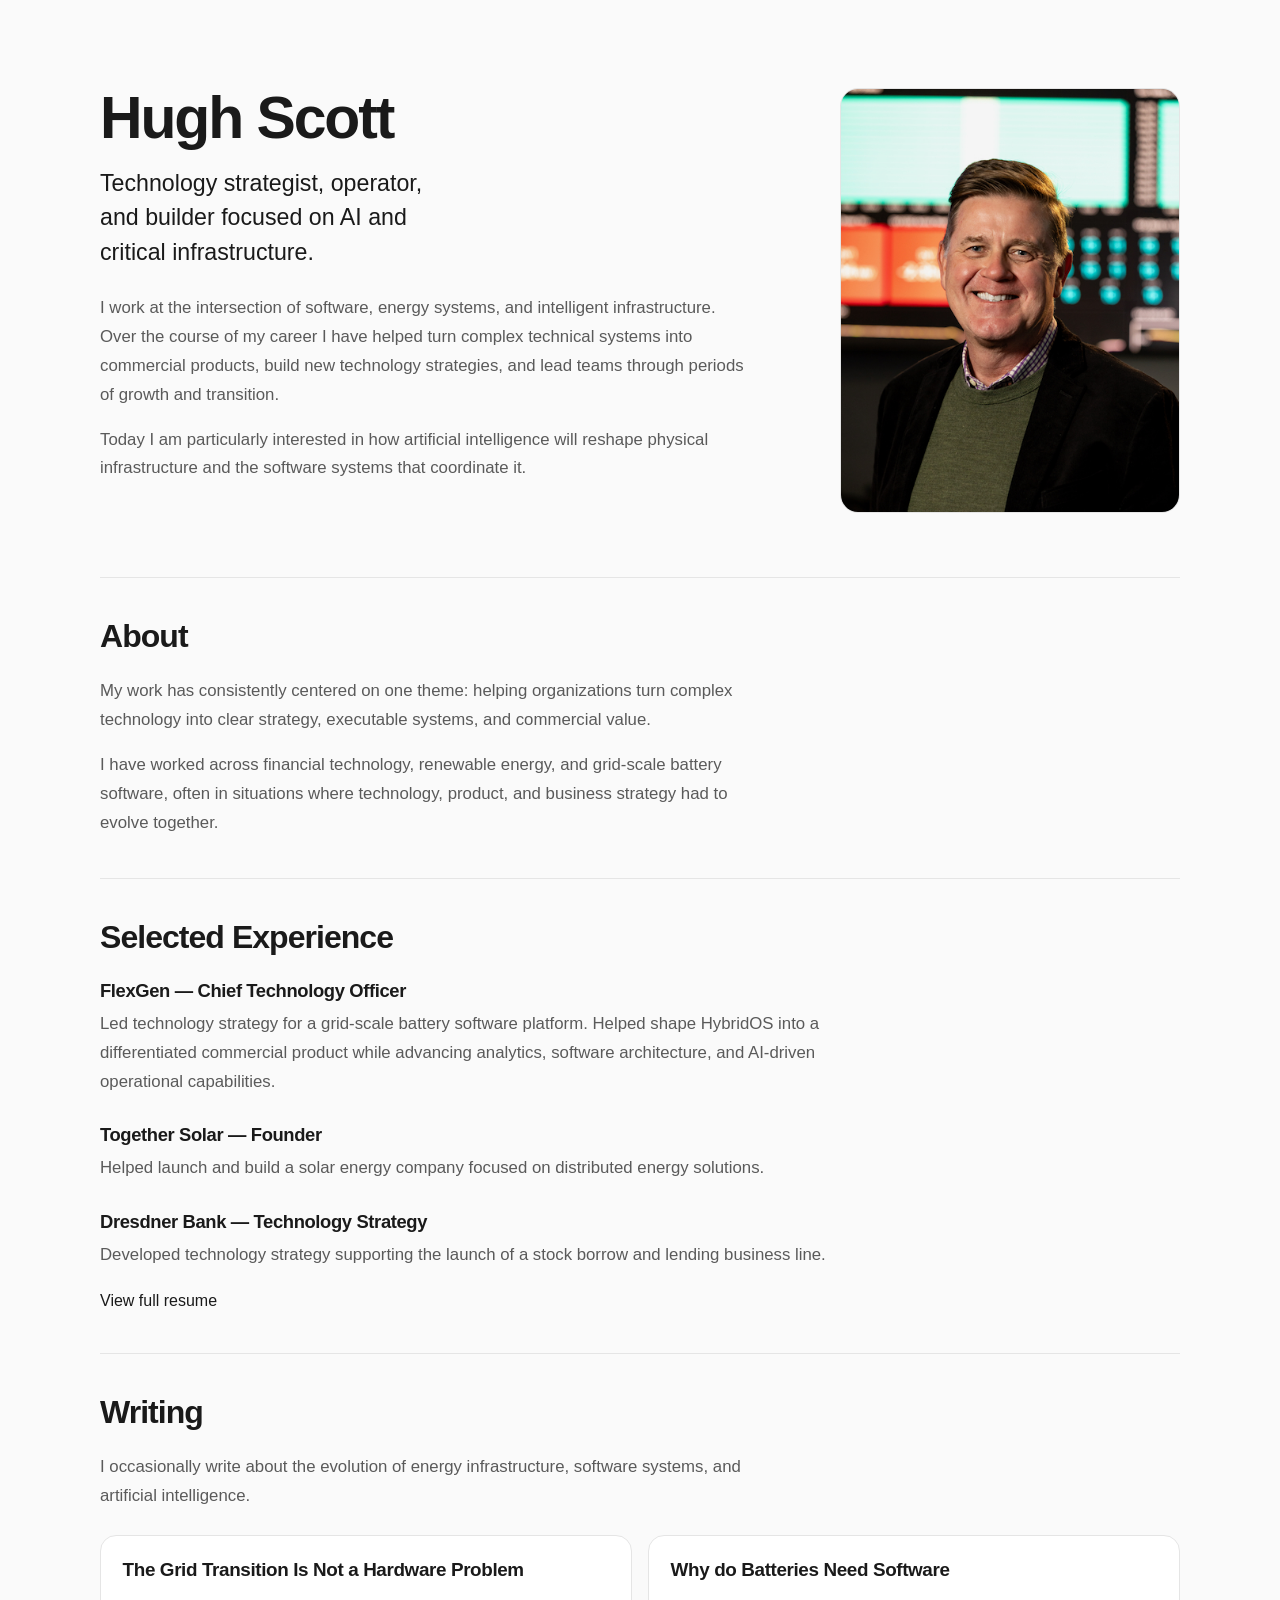
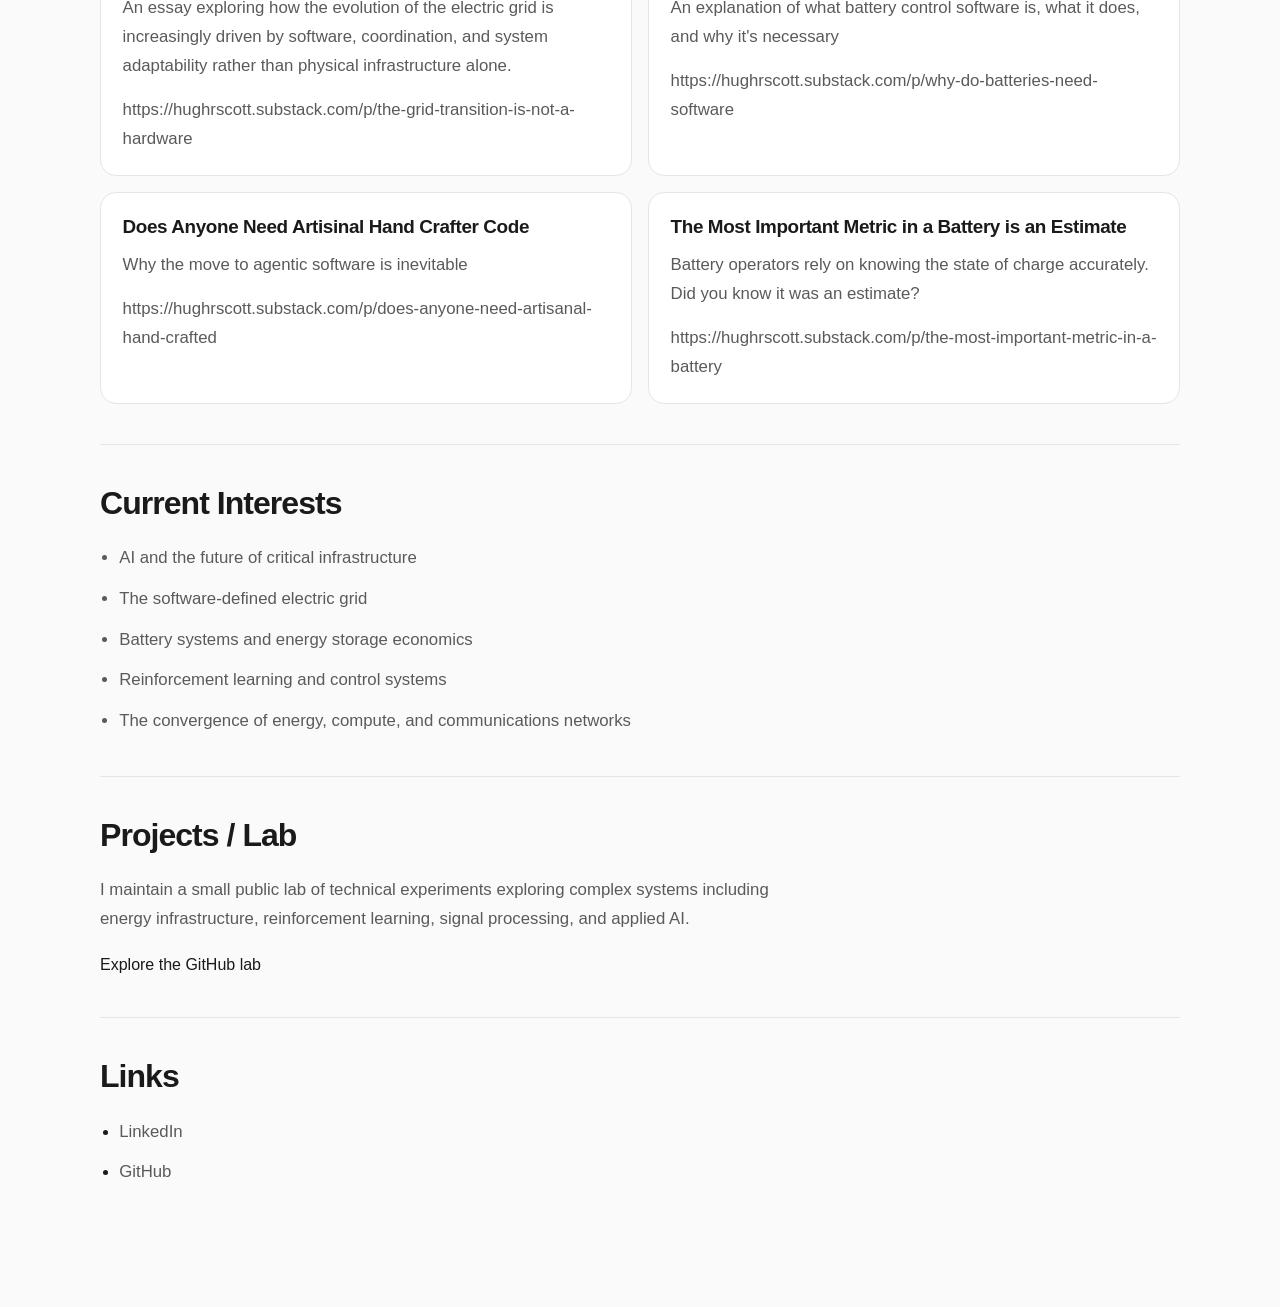
<file: hughrscott.github.io/index.html>
<!DOCTYPE html>
<html lang="en">
  <head>
    <meta charset="UTF-8" />
    <meta name="viewport" content="width=device-width, initial-scale=1.0" />
    <title>Hugh Scott</title>
    <meta
      name="description"
      content="Hugh Scott is a technology strategist and operator working at the intersection of AI, software, and critical infrastructure."
    />
    <link rel="stylesheet" href="./styles.css" />
  </head>
  <body>
    <div class="site-shell">
      <main class="site-main">
        <section class="hero" aria-labelledby="name">
          <div class="hero-copy">
            <h1 id="name"></h1>
            <p class="hero-headline" id="title"></p>
            <div id="hero-body" class="prose"></div>
          </div>
          <figure class="hero-image">
            <img id="portrait" alt="" />
          </figure>
        </section>

        <section class="section" aria-labelledby="about-heading">
          <div class="section-heading">
            <h2 id="about-heading">About</h2>
          </div>
          <div id="about-body" class="prose"></div>
        </section>

        <section class="section" aria-labelledby="experience-heading">
          <div class="section-heading">
            <h2 id="experience-heading">Selected Experience</h2>
          </div>
          <div id="experience-list" class="experience-list"></div>
          <p class="section-link" id="experience-link"></p>
        </section>

        <section class="section" aria-labelledby="writing-heading">
          <div class="section-heading">
            <h2 id="writing-heading">Writing</h2>
          </div>
          <div id="writing-body" class="prose"></div>
          <div id="writing-list" class="writing-grid"></div>
        </section>

        <section class="section" aria-labelledby="interests-heading">
          <div class="section-heading">
            <h2 id="interests-heading">Current Interests</h2>
          </div>
          <ul id="interests-list" class="bullet-list"></ul>
        </section>

        <section class="section" aria-labelledby="projects-heading">
          <div class="section-heading">
            <h2 id="projects-heading">Projects / Lab</h2>
          </div>
          <div id="projects-body" class="prose"></div>
          <p class="section-link" id="projects-link"></p>
        </section>

        <section class="section" aria-labelledby="links-heading">
          <div class="section-heading">
            <h2 id="links-heading">Links</h2>
          </div>
          <ul id="links-list" class="links-list"></ul>
        </section>
      </main>
    </div>

    <script src="./script.js"></script>
  </body>
</html>
</file>
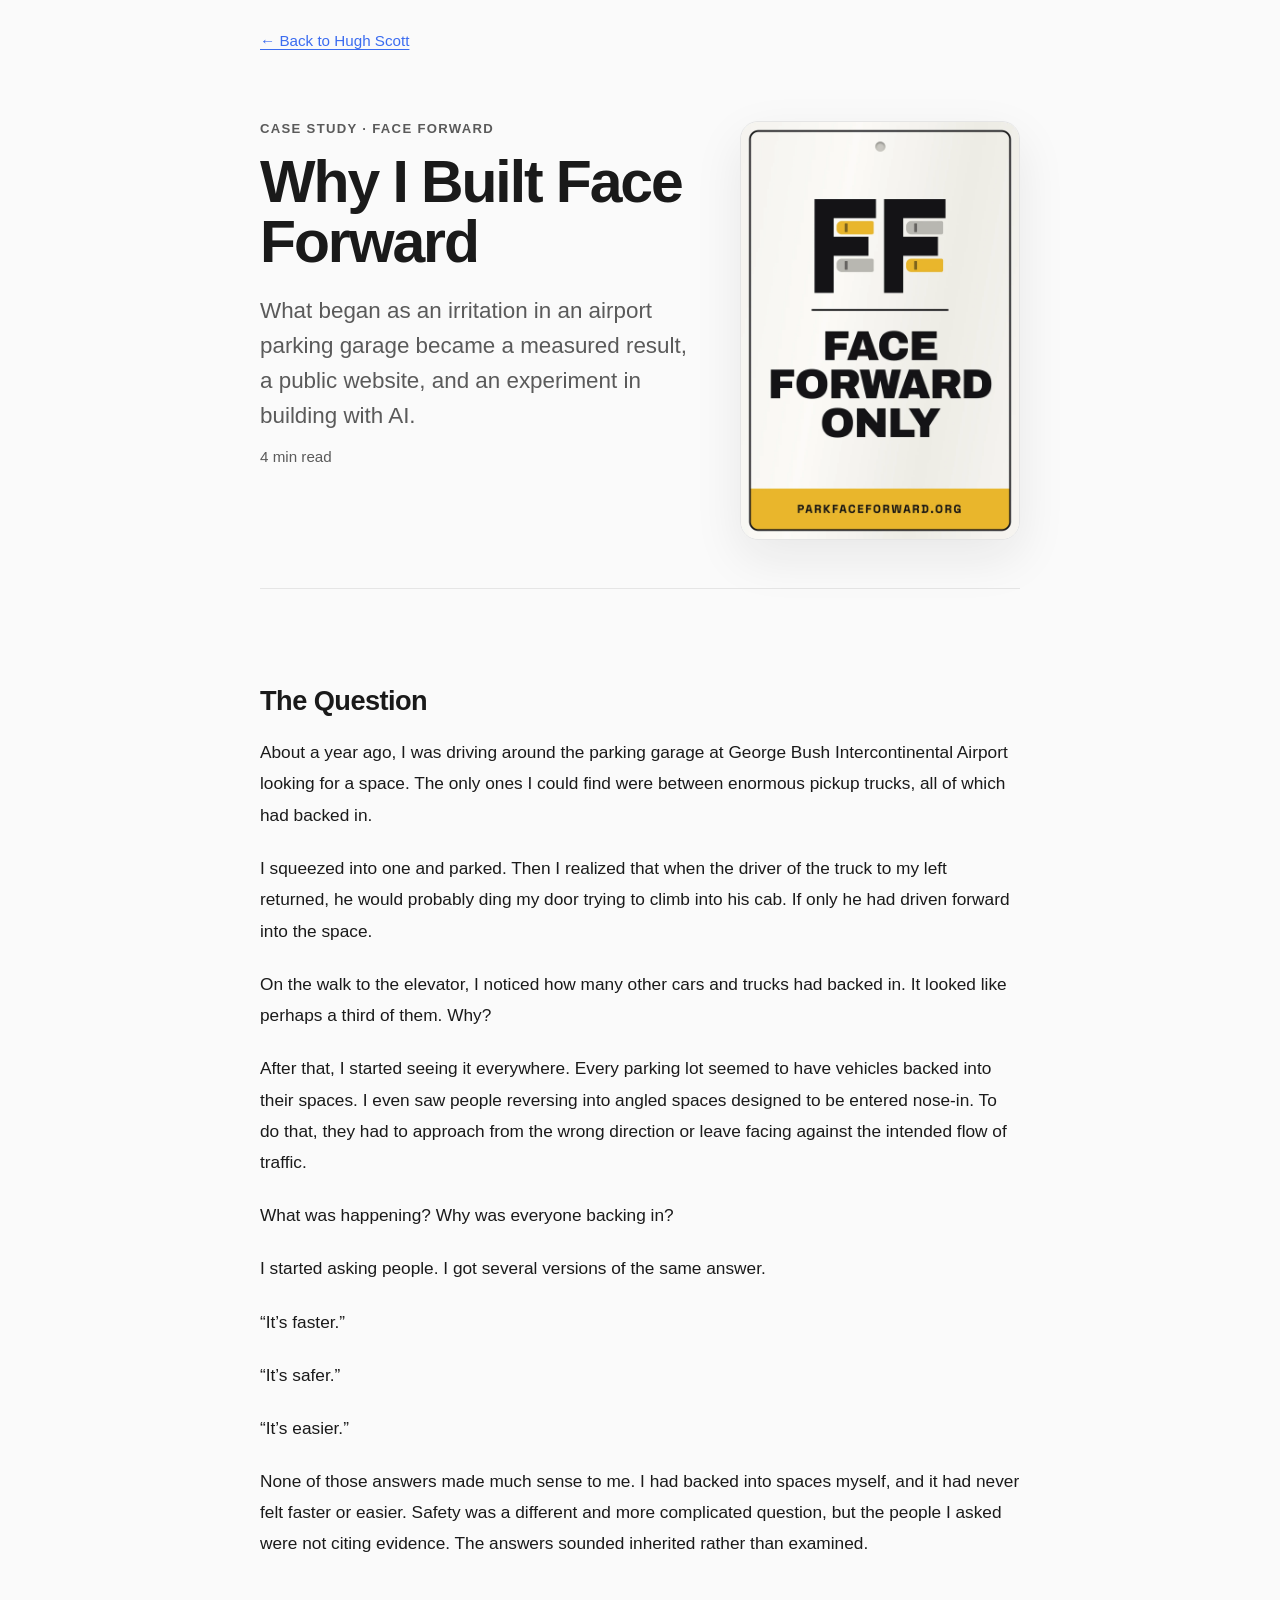
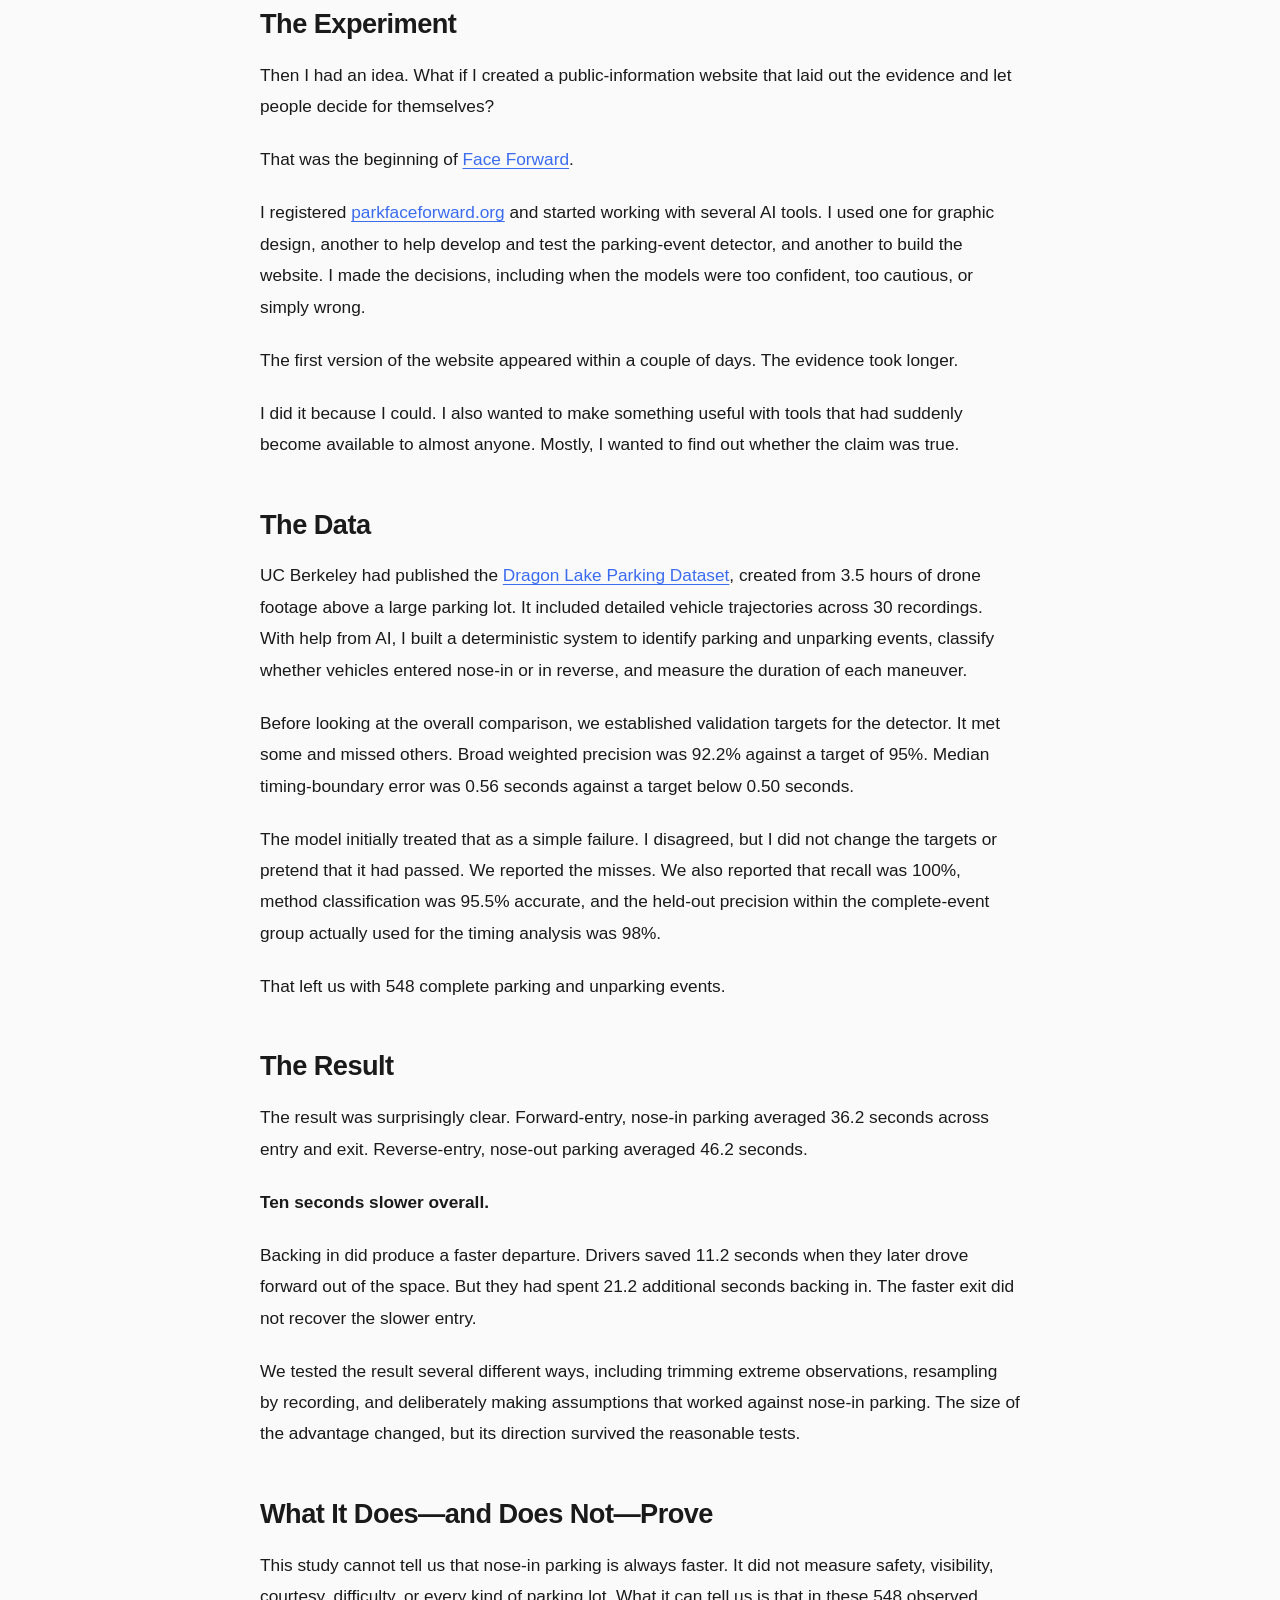
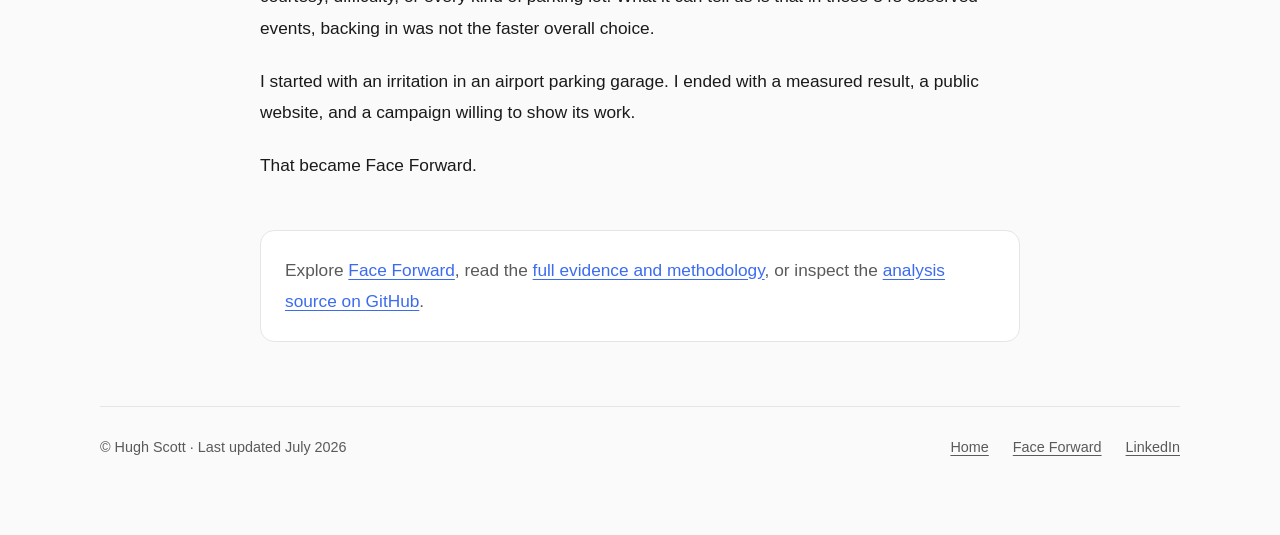
<file: face-forward.html>
<!DOCTYPE html>
<html lang="en">
  <head>
    <meta charset="UTF-8" />
    <meta name="viewport" content="width=device-width, initial-scale=1.0" />
    <title>Why I Built Face Forward — Hugh Scott</title>
    <meta
      name="description"
      content="How a question in an airport parking garage became Face Forward: an observed parking study, a public website, and an experiment in building with AI."
    />
    <link rel="icon" type="image/svg+xml" href="./favicon.svg" />

    <meta property="og:title" content="Why I Built Face Forward — Hugh Scott" />
    <meta
      property="og:description"
      content="How a question in an airport parking garage became an observed study, a public website, and an experiment in building with AI."
    />
    <meta
      property="og:image"
      content="https://parkfaceforward.org/assets/research/dlp-headline-card.png"
    />
    <meta property="og:url" content="https://hughrscott.com/face-forward.html" />
    <meta property="og:type" content="article" />
    <meta property="og:site_name" content="Hugh Scott" />

    <meta name="twitter:card" content="summary_large_image" />
    <meta name="twitter:title" content="Why I Built Face Forward — Hugh Scott" />
    <meta
      name="twitter:description"
      content="How a question in an airport parking garage became an observed study, a public website, and an experiment in building with AI."
    />
    <meta
      name="twitter:image"
      content="https://parkfaceforward.org/assets/research/dlp-headline-card.png"
    />

    <link rel="canonical" href="https://hughrscott.com/face-forward.html" />

    <script type="application/ld+json">
    {
      "@context": "https://schema.org",
      "@type": "Article",
      "headline": "Why I Built Face Forward",
      "description": "How a question in an airport parking garage became Face Forward: an observed parking study, a public website, and an experiment in building with AI.",
      "author": {
        "@type": "Person",
        "name": "Hugh Scott",
        "url": "https://hughrscott.com"
      },
      "mainEntityOfPage": "https://hughrscott.com/face-forward.html",
      "image": "https://parkfaceforward.org/assets/research/dlp-headline-card.png"
    }
    </script>

    <link rel="stylesheet" href="./styles.css" />
  </head>
  <body>
    <a class="skip-link" href="#main-content">Skip to main content</a>
    <div class="site-shell">
      <main id="main-content" class="article-main">
        <p class="back-link"><a href="./index.html#projects-heading">← Back to Hugh Scott</a></p>

        <header class="article-header">
          <div class="article-hero-copy">
            <p class="article-kicker">Case study · Face Forward</p>
            <h1>Why I Built Face Forward</h1>
            <p class="article-lede">
              What began as an irritation in an airport parking garage became a measured result, a public website, and an experiment in building with AI.
            </p>
            <p class="article-reading-time">4 min read</p>
          </div>
          <figure class="article-hero-image">
            <img
              src="./assets/images/faceforward-parking-sign.webp"
              alt="Face Forward Only parking sign with four cars parked nose-in"
              width="1200"
              height="1800"
              fetchpriority="high"
            />
          </figure>
        </header>

        <article class="article-body">
          <h2>The Question</h2>
          <p>
            About a year ago, I was driving around the parking garage at George Bush Intercontinental Airport looking for a space. The only ones I could find were between enormous pickup trucks, all of which had backed in.
          </p>

          <p>
            I squeezed into one and parked. Then I realized that when the driver of the truck to my left returned, he would probably ding my door trying to climb into his cab. If only he had driven forward into the space.
          </p>

          <p>
            On the walk to the elevator, I noticed how many other cars and trucks had backed in. It looked like perhaps a third of them. Why?
          </p>

          <p>
            After that, I started seeing it everywhere. Every parking lot seemed to have vehicles backed into their spaces. I even saw people reversing into angled spaces designed to be entered nose-in. To do that, they had to approach from the wrong direction or leave facing against the intended flow of traffic.
          </p>

          <p>What was happening? Why was everyone backing in?</p>

          <p>I started asking people. I got several versions of the same answer.</p>

          <p>“It’s faster.”</p>

          <p>“It’s safer.”</p>

          <p>“It’s easier.”</p>

          <p>
            None of those answers made much sense to me. I had backed into spaces myself, and it had never felt faster or easier. Safety was a different and more complicated question, but the people I asked were not citing evidence. The answers sounded inherited rather than examined.
          </p>

          <h2>The Experiment</h2>
          <p>
            Then I had an idea. What if I created a public-information website that laid out the evidence and let people decide for themselves?
          </p>

          <p>
            That was the beginning of <a href="https://parkfaceforward.org/">Face Forward</a>.
          </p>

          <p>
            I registered <a href="https://parkfaceforward.org/">parkfaceforward.org</a> and started working with several AI tools. I used one for graphic design, another to help develop and test the parking-event detector, and another to build the website. I made the decisions, including when the models were too confident, too cautious, or simply wrong.
          </p>

          <p>The first version of the website appeared within a couple of days. The evidence took longer.</p>

          <p>
            I did it because I could. I also wanted to make something useful with tools that had suddenly become available to almost anyone. Mostly, I wanted to find out whether the claim was true.
          </p>

          <h2>The Data</h2>
          <p>
            UC Berkeley had published the <a href="https://doi.org/10.5061/dryad.tht76hf5b">Dragon Lake Parking Dataset</a>, created from 3.5 hours of drone footage above a large parking lot. It included detailed vehicle trajectories across 30 recordings. With help from AI, I built a deterministic system to identify parking and unparking events, classify whether vehicles entered nose-in or in reverse, and measure the duration of each maneuver.
          </p>

          <p>
            Before looking at the overall comparison, we established validation targets for the detector. It met some and missed others. Broad weighted precision was 92.2% against a target of 95%. Median timing-boundary error was 0.56 seconds against a target below 0.50 seconds.
          </p>

          <p>
            The model initially treated that as a simple failure. I disagreed, but I did not change the targets or pretend that it had passed. We reported the misses. We also reported that recall was 100%, method classification was 95.5% accurate, and the held-out precision within the complete-event group actually used for the timing analysis was 98%.
          </p>

          <p>That left us with 548 complete parking and unparking events.</p>

          <h2>The Result</h2>
          <p>
            The result was surprisingly clear. Forward-entry, nose-in parking averaged 36.2 seconds across entry and exit. Reverse-entry, nose-out parking averaged 46.2 seconds.
          </p>

          <p><strong>Ten seconds slower overall.</strong></p>

          <p>
            Backing in did produce a faster departure. Drivers saved 11.2 seconds when they later drove forward out of the space. But they had spent 21.2 additional seconds backing in. The faster exit did not recover the slower entry.
          </p>

          <p>
            We tested the result several different ways, including trimming extreme observations, resampling by recording, and deliberately making assumptions that worked against nose-in parking. The size of the advantage changed, but its direction survived the reasonable tests.
          </p>

          <h2>What It Does—and Does Not—Prove</h2>
          <p>
            This study cannot tell us that nose-in parking is always faster. It did not measure safety, visibility, courtesy, difficulty, or every kind of parking lot. What it can tell us is that in these 548 observed events, backing in was not the faster overall choice.
          </p>

          <p>
            I started with an irritation in an airport parking garage. I ended with a measured result, a public website, and a campaign willing to show its work.
          </p>

          <p>That became Face Forward.</p>

          <aside class="article-endnote">
            <p>
              Explore <a href="https://parkfaceforward.org/">Face Forward</a>, read the <a href="https://parkfaceforward.org/research/">full evidence and methodology</a>, or inspect the <a href="https://github.com/hughrscott/face-forward">analysis source on GitHub</a>.
            </p>
          </aside>
        </article>
      </main>

      <footer class="site-footer">
        <p class="footer-copy">© Hugh Scott · Last updated July 2026</p>
        <nav class="footer-links" aria-label="Footer links">
          <a href="./index.html">Home</a>
          <a href="https://parkfaceforward.org/">Face Forward</a>
          <a href="https://www.linkedin.com/in/hughscott/" target="_blank" rel="noreferrer">LinkedIn</a>
        </nav>
      </footer>
    </div>
  </body>
</html>
</file>
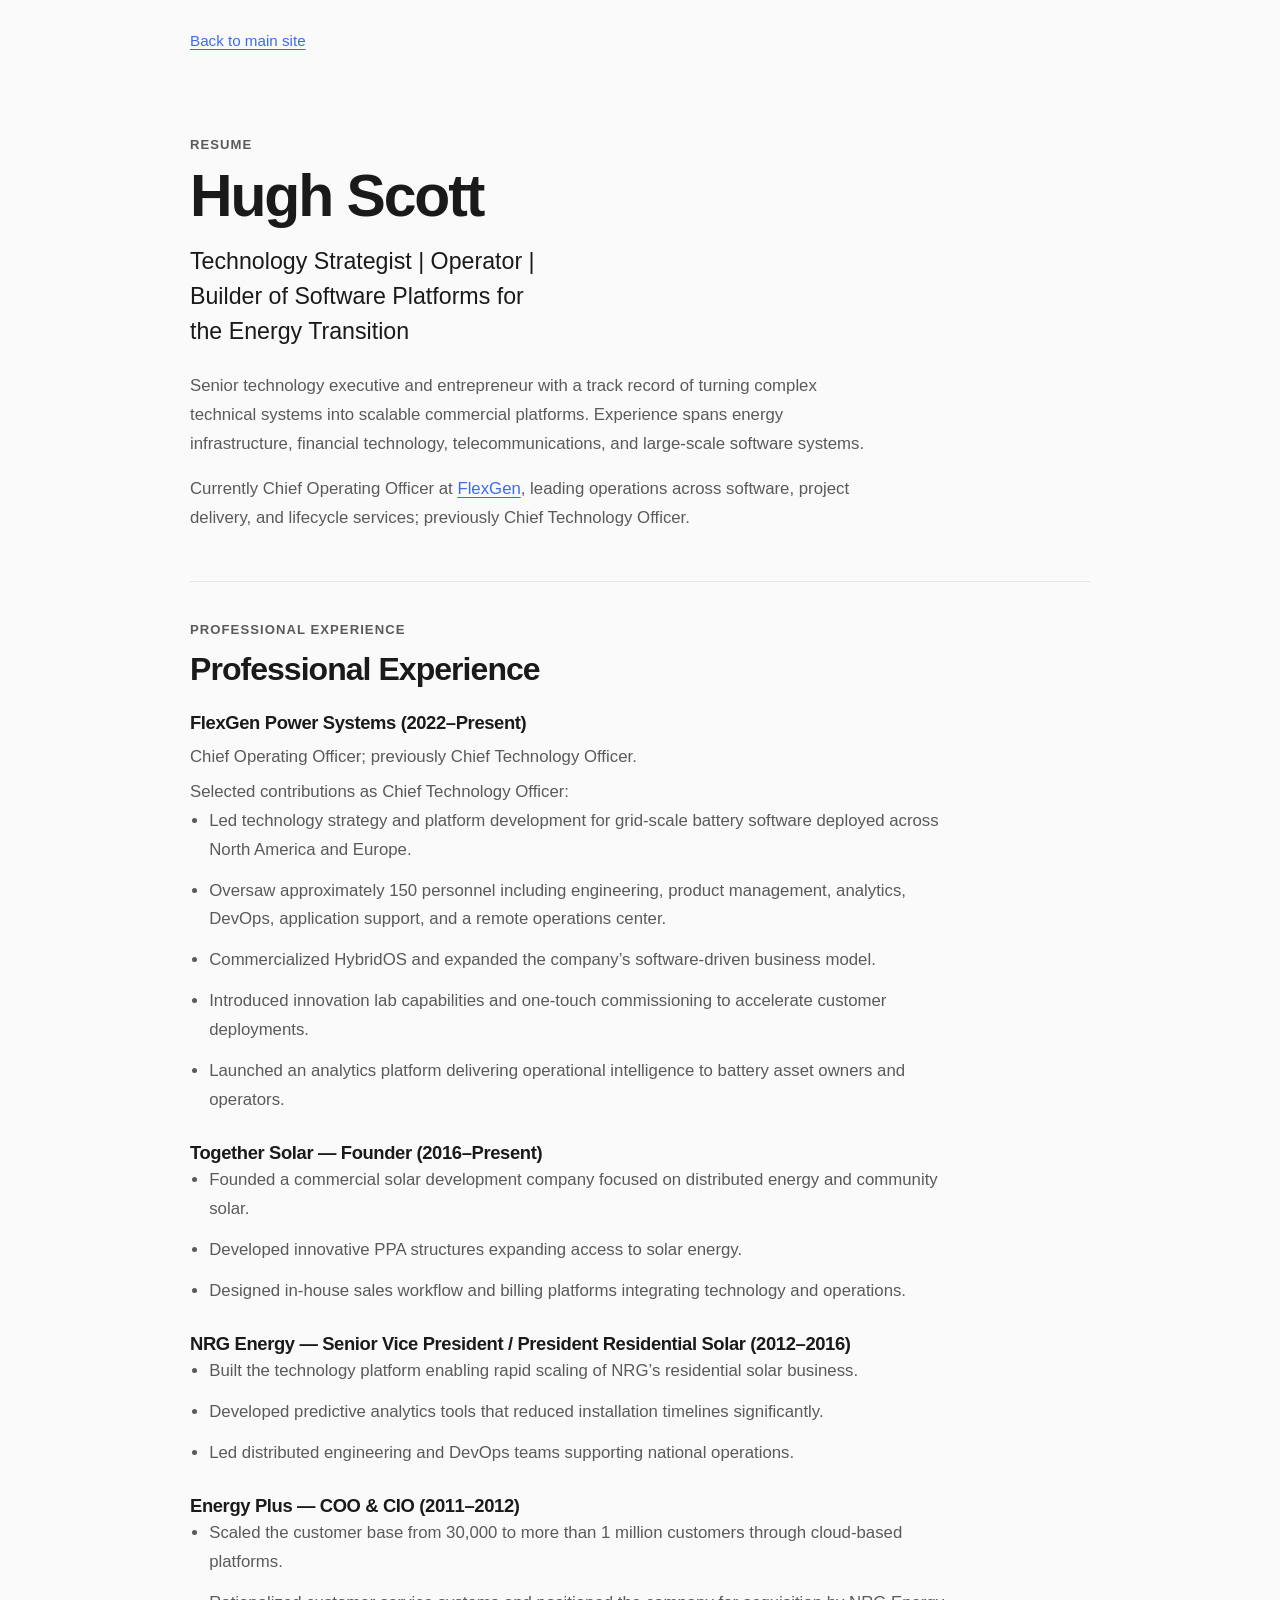
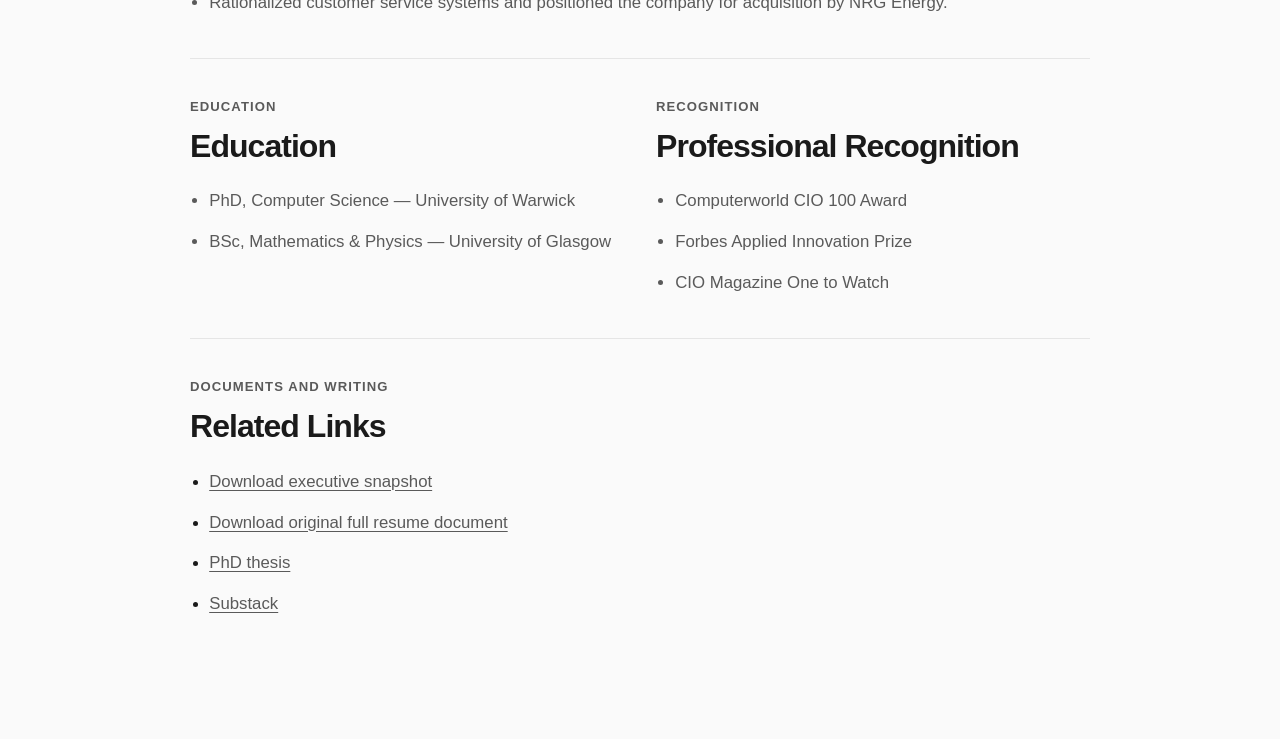
<file: resume.html>
<!DOCTYPE html>
<html lang="en">
  <head>
    <meta charset="UTF-8" />
    <meta name="viewport" content="width=device-width, initial-scale=1.0" />
    <title>Hugh Scott | Resume</title>
    <meta
      name="description"
      content="Resume for Hugh Scott, technology strategist and operator working across AI, software, and the energy transition."
    />
    <link rel="icon" type="image/svg+xml" href="./favicon.svg" />

    <!-- Open Graph -->
    <meta property="og:title" content="Hugh Scott | Resume" />
    <meta property="og:description" content="Resume for Hugh Scott, technology strategist and operator working across AI, software, and the energy transition." />
    <meta property="og:image" content="https://hughrscott.com/assets/images/HughPortrait.jpeg" />
    <meta property="og:url" content="https://hughrscott.com/resume.html" />
    <meta property="og:type" content="profile" />
    <meta property="og:site_name" content="Hugh Scott" />

    <!-- Twitter Card -->
    <meta name="twitter:card" content="summary_large_image" />
    <meta name="twitter:title" content="Hugh Scott | Resume" />
    <meta name="twitter:description" content="Resume for Hugh Scott, technology strategist and operator working across AI, software, and the energy transition." />
    <meta name="twitter:image" content="https://hughrscott.com/assets/images/HughPortrait.jpeg" />

    <!-- Canonical -->
    <link rel="canonical" href="https://hughrscott.com/resume.html" />

    <script type="application/ld+json">
    {
      "@context": "https://schema.org",
      "@type": "Person",
      "name": "Hugh Scott",
      "jobTitle": "Chief Operating Officer",
      "worksFor": {
        "@type": "Organization",
        "name": "FlexGen"
      },
      "url": "https://hughrscott.com/resume.html",
      "sameAs": [
        "https://www.linkedin.com/in/hughscott/",
        "https://github.com/hughrscott",
        "https://hughrscott.substack.com/"
      ]
    }
    </script>

    <link rel="stylesheet" href="./styles.css" />
  </head>
  <body>
    <a class="skip-link" href="#main-content">Skip to main content</a>
    <div class="site-shell">
      <main id="main-content" class="site-main resume-main">
        <p class="back-link"><a href="./index.html">Back to main site</a></p>

        <section class="hero resume-hero" aria-labelledby="resume-name">
          <div class="hero-copy">
            <p class="eyebrow">Resume</p>
            <h1 id="resume-name">Hugh Scott</h1>
            <p class="hero-headline">
              Technology Strategist | Operator | Builder of Software Platforms for the Energy Transition
            </p>
            <div class="prose">
              <p>
                Senior technology executive and entrepreneur with a track record of turning complex
                technical systems into scalable commercial platforms. Experience spans energy
                infrastructure, financial technology, telecommunications, and large-scale software
                systems.
              </p>
              <p>
                Currently Chief Operating Officer at <a href="https://www.flexgen.com/about">FlexGen</a>, leading operations across software, project delivery, and lifecycle services; previously Chief Technology Officer.
              </p>
            </div>
          </div>
        </section>

        <section class="section" aria-labelledby="experience-heading">
          <div class="section-heading">
            <p class="section-kicker">Professional Experience</p>
            <h2 id="experience-heading">Professional Experience</h2>
          </div>
          <div class="experience-list">
            <article class="experience-item">
              <h3 class="experience-heading">FlexGen Power Systems (2022–Present)</h3>
              <p class="experience-description">Chief Operating Officer; previously Chief Technology Officer.</p>
              <p class="experience-description">Selected contributions as Chief Technology Officer:</p>
              <ul class="bullet-list resume-list">
                <li>Led technology strategy and platform development for grid-scale battery software deployed across North America and Europe.</li>
                <li>Oversaw approximately 150 personnel including engineering, product management, analytics, DevOps, application support, and a remote operations center.</li>
                <li>Commercialized HybridOS and expanded the company’s software-driven business model.</li>
                <li>Introduced innovation lab capabilities and one-touch commissioning to accelerate customer deployments.</li>
                <li>Launched an analytics platform delivering operational intelligence to battery asset owners and operators.</li>
              </ul>
            </article>

            <article class="experience-item">
              <h3 class="experience-heading">Together Solar — Founder (2016–Present)</h3>
              <ul class="bullet-list resume-list">
                <li>Founded a commercial solar development company focused on distributed energy and community solar.</li>
                <li>Developed innovative PPA structures expanding access to solar energy.</li>
                <li>Designed in-house sales workflow and billing platforms integrating technology and operations.</li>
              </ul>
            </article>

            <article class="experience-item">
              <h3 class="experience-heading">NRG Energy — Senior Vice President / President Residential Solar (2012–2016)</h3>
              <ul class="bullet-list resume-list">
                <li>Built the technology platform enabling rapid scaling of NRG’s residential solar business.</li>
                <li>Developed predictive analytics tools that reduced installation timelines significantly.</li>
                <li>Led distributed engineering and DevOps teams supporting national operations.</li>
              </ul>
            </article>

            <article class="experience-item">
              <h3 class="experience-heading">Energy Plus — COO &amp; CIO (2011–2012)</h3>
              <ul class="bullet-list resume-list">
                <li>Scaled the customer base from 30,000 to more than 1 million customers through cloud-based platforms.</li>
                <li>Rationalized customer service systems and positioned the company for acquisition by NRG Energy.</li>
              </ul>
            </article>
          </div>
        </section>

        <section class="section resume-columns" aria-labelledby="education-heading">
          <div>
            <div class="section-heading">
              <p class="section-kicker">Education</p>
              <h2 id="education-heading">Education</h2>
            </div>
            <ul class="bullet-list resume-list">
              <li>PhD, Computer Science — University of Warwick</li>
              <li>BSc, Mathematics &amp; Physics — University of Glasgow</li>
            </ul>
          </div>

          <div>
            <div class="section-heading">
              <p class="section-kicker">Recognition</p>
              <h2 id="recognition-heading">Professional Recognition</h2>
            </div>
            <ul class="bullet-list resume-list">
              <li>Computerworld CIO 100 Award</li>
              <li>Forbes Applied Innovation Prize</li>
              <li>CIO Magazine One to Watch</li>
            </ul>
          </div>
        </section>

        <section class="section" aria-labelledby="resume-links-heading">
          <div class="section-heading">
            <p class="section-kicker">Documents and Writing</p>
            <h2 id="resume-links-heading">Related Links</h2>
          </div>
          <ul class="links-list">
            <li><a href="./assets/docs/Hugh_Scott_Executive_Snapshot.docx">Download executive snapshot</a></li>
            <li><a href="./assets/docs/Hugh_Scott_Full_Resume.docx">Download original full resume document</a></li>
            <li><a href="./assets/docs/Thesis.pdf">PhD thesis</a></li>
            <li><a href="https://hughrscott.substack.com" target="_blank" rel="noreferrer">Substack</a></li>
          </ul>
        </section>
      </main>
    </div>
  </body>
</html>
</file>
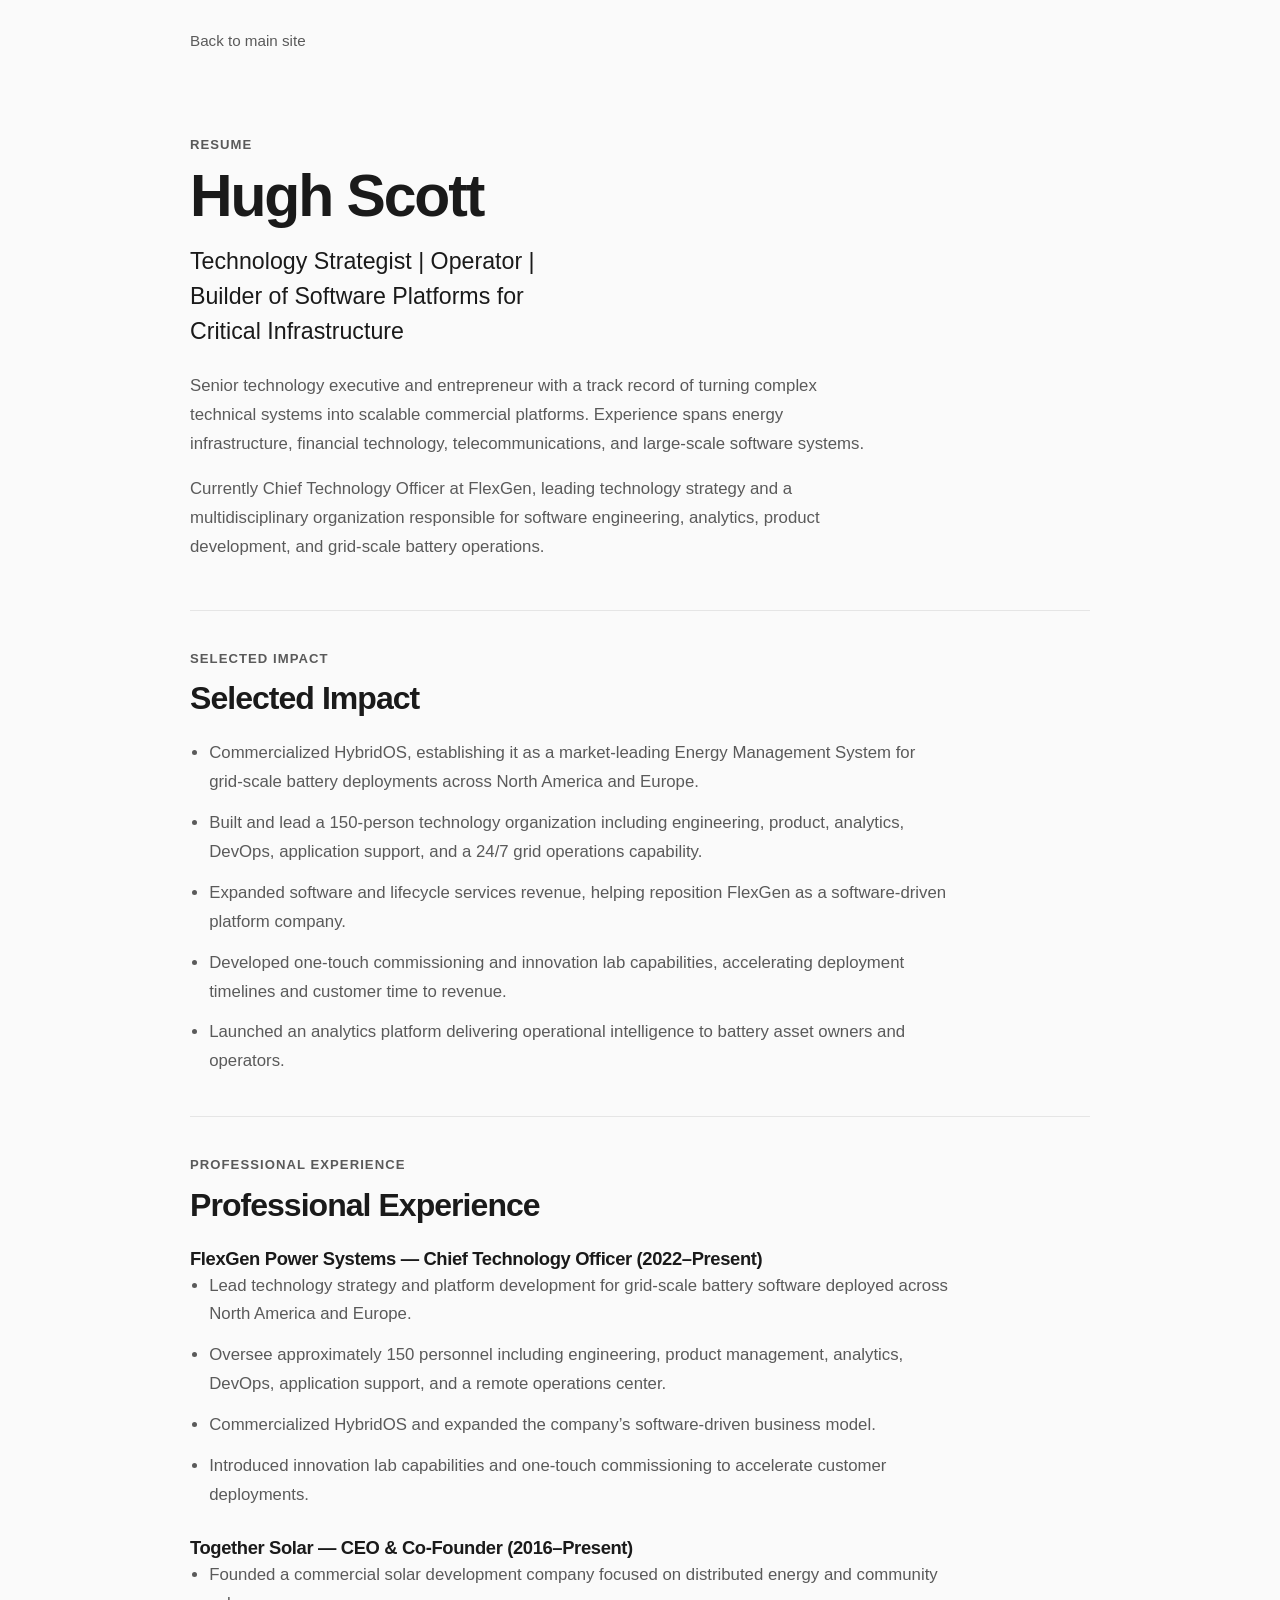
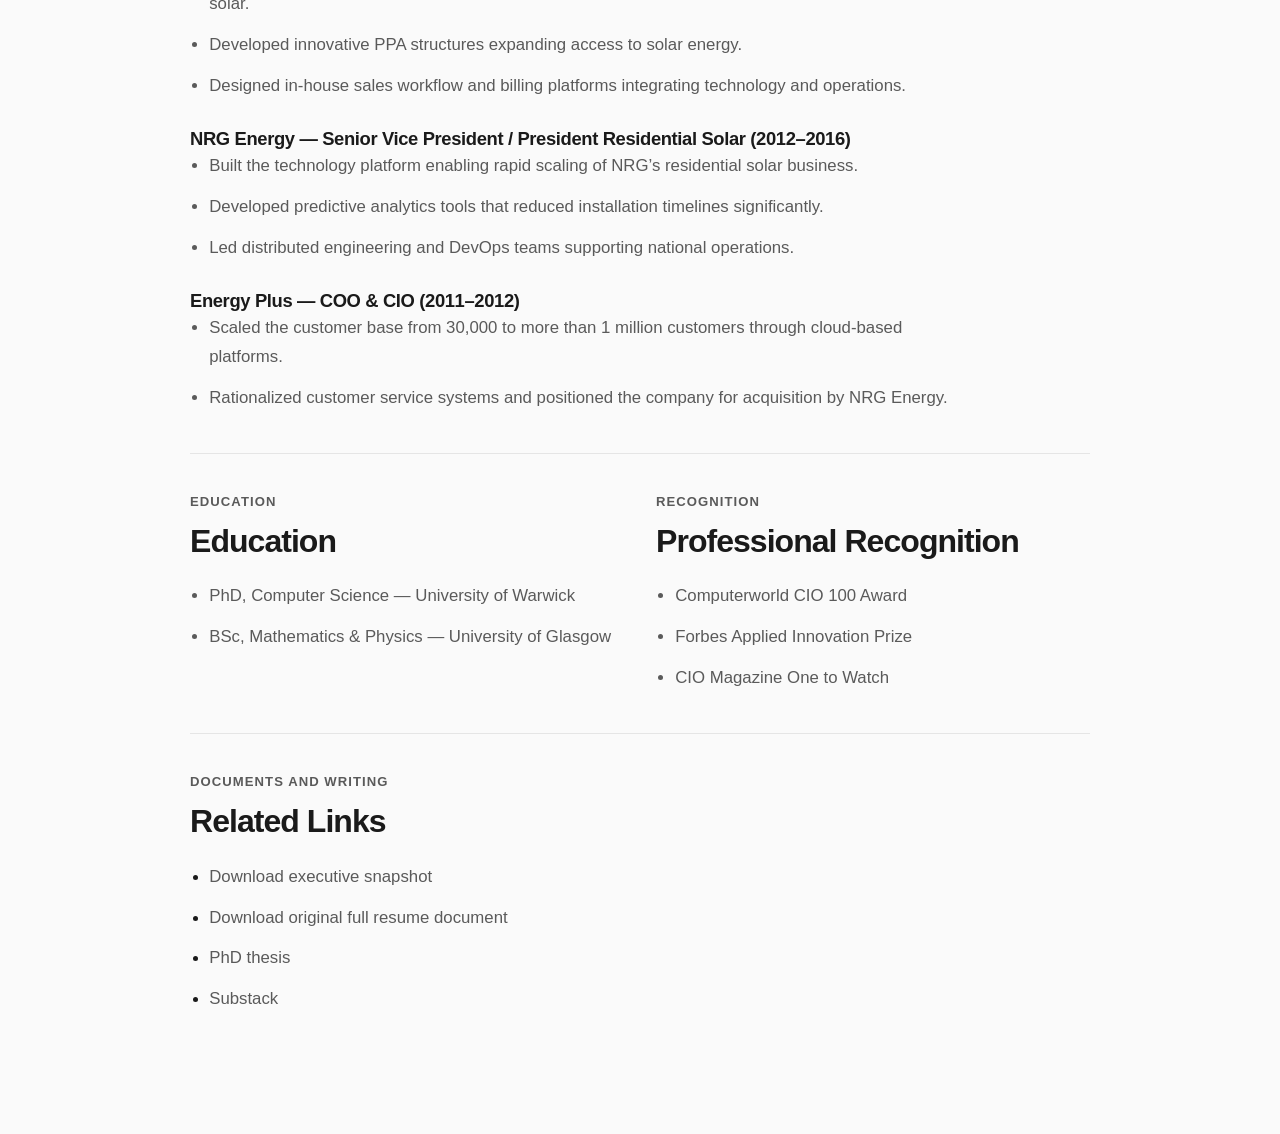
<file: hughrscott.github.io/resume.html>
<!DOCTYPE html>
<html lang="en">
  <head>
    <meta charset="UTF-8" />
    <meta name="viewport" content="width=device-width, initial-scale=1.0" />
    <title>Hugh Scott | Resume</title>
    <meta
      name="description"
      content="Resume for Hugh Scott, technology strategist and operator working across AI, energy systems, and critical infrastructure."
    />
    <link rel="stylesheet" href="./styles.css" />
  </head>
  <body>
    <div class="site-shell">
      <main class="site-main resume-main">
        <p class="back-link"><a href="./index.html">Back to main site</a></p>

        <section class="hero resume-hero" aria-labelledby="resume-name">
          <div class="hero-copy">
            <p class="eyebrow">Resume</p>
            <h1 id="resume-name">Hugh Scott</h1>
            <p class="hero-headline">
              Technology Strategist | Operator | Builder of Software Platforms for Critical Infrastructure
            </p>
            <div class="prose">
              <p>
                Senior technology executive and entrepreneur with a track record of turning complex
                technical systems into scalable commercial platforms. Experience spans energy
                infrastructure, financial technology, telecommunications, and large-scale software
                systems.
              </p>
              <p>
                Currently Chief Technology Officer at FlexGen, leading technology strategy and a
                multidisciplinary organization responsible for software engineering, analytics,
                product development, and grid-scale battery operations.
              </p>
            </div>
          </div>
        </section>

        <section class="section" aria-labelledby="impact-heading">
          <div class="section-heading">
            <p class="section-kicker">Selected Impact</p>
            <h2 id="impact-heading">Selected Impact</h2>
          </div>
          <ul class="bullet-list resume-list">
            <li>
              Commercialized HybridOS, establishing it as a market-leading Energy Management System
              for grid-scale battery deployments across North America and Europe.
            </li>
            <li>
              Built and lead a 150-person technology organization including engineering, product,
              analytics, DevOps, application support, and a 24/7 grid operations capability.
            </li>
            <li>
              Expanded software and lifecycle services revenue, helping reposition FlexGen as a
              software-driven platform company.
            </li>
            <li>
              Developed one-touch commissioning and innovation lab capabilities, accelerating
              deployment timelines and customer time to revenue.
            </li>
            <li>
              Launched an analytics platform delivering operational intelligence to battery asset
              owners and operators.
            </li>
          </ul>
        </section>

        <section class="section" aria-labelledby="experience-heading">
          <div class="section-heading">
            <p class="section-kicker">Professional Experience</p>
            <h2 id="experience-heading">Professional Experience</h2>
          </div>
          <div class="experience-list">
            <article class="experience-item">
              <h3 class="experience-heading">FlexGen Power Systems — Chief Technology Officer (2022–Present)</h3>
              <ul class="bullet-list resume-list">
                <li>Lead technology strategy and platform development for grid-scale battery software deployed across North America and Europe.</li>
                <li>Oversee approximately 150 personnel including engineering, product management, analytics, DevOps, application support, and a remote operations center.</li>
                <li>Commercialized HybridOS and expanded the company’s software-driven business model.</li>
                <li>Introduced innovation lab capabilities and one-touch commissioning to accelerate customer deployments.</li>
              </ul>
            </article>

            <article class="experience-item">
              <h3 class="experience-heading">Together Solar — CEO &amp; Co-Founder (2016–Present)</h3>
              <ul class="bullet-list resume-list">
                <li>Founded a commercial solar development company focused on distributed energy and community solar.</li>
                <li>Developed innovative PPA structures expanding access to solar energy.</li>
                <li>Designed in-house sales workflow and billing platforms integrating technology and operations.</li>
              </ul>
            </article>

            <article class="experience-item">
              <h3 class="experience-heading">NRG Energy — Senior Vice President / President Residential Solar (2012–2016)</h3>
              <ul class="bullet-list resume-list">
                <li>Built the technology platform enabling rapid scaling of NRG’s residential solar business.</li>
                <li>Developed predictive analytics tools that reduced installation timelines significantly.</li>
                <li>Led distributed engineering and DevOps teams supporting national operations.</li>
              </ul>
            </article>

            <article class="experience-item">
              <h3 class="experience-heading">Energy Plus — COO &amp; CIO (2011–2012)</h3>
              <ul class="bullet-list resume-list">
                <li>Scaled the customer base from 30,000 to more than 1 million customers through cloud-based platforms.</li>
                <li>Rationalized customer service systems and positioned the company for acquisition by NRG Energy.</li>
              </ul>
            </article>
          </div>
        </section>

        <section class="section resume-columns" aria-labelledby="education-heading">
          <div>
            <div class="section-heading">
              <p class="section-kicker">Education</p>
              <h2 id="education-heading">Education</h2>
            </div>
            <ul class="bullet-list resume-list">
              <li>PhD, Computer Science — University of Warwick</li>
              <li>BSc, Mathematics &amp; Physics — University of Glasgow</li>
            </ul>
          </div>

          <div>
            <div class="section-heading">
              <p class="section-kicker">Recognition</p>
              <h2 id="recognition-heading">Professional Recognition</h2>
            </div>
            <ul class="bullet-list resume-list">
              <li>Computerworld CIO 100 Award</li>
              <li>Forbes Applied Innovation Prize</li>
              <li>CIO Magazine One to Watch</li>
            </ul>
          </div>
        </section>

        <section class="section" aria-labelledby="resume-links-heading">
          <div class="section-heading">
            <p class="section-kicker">Documents and Writing</p>
            <h2 id="resume-links-heading">Related Links</h2>
          </div>
          <ul class="links-list">
            <li><a href="./assets/docs/Hugh_Scott_Executive_Snapshot.docx">Download executive snapshot</a></li>
            <li><a href="./assets/docs/Hugh_Scott_Full_Resume.docx">Download original full resume document</a></li>
            <li><a href="./assets/docs/Thesis.pdf">PhD thesis</a></li>
            <li><a href="https://hughrscott.substack.com" target="_blank" rel="noreferrer">Substack</a></li>
          </ul>
        </section>
      </main>
    </div>
  </body>
</html>
</file>
<file: hughrscott.github.io/styles.css>
:root {
  --bg: #fafafa;
  --surface: #ffffff;
  --text: #1a1a1a;
  --text-muted: #5a5a5a;
  --border: #e5e5e5;
  --accent: #3b6cf0;
  --font-sans: Inter, "Segoe UI", Roboto, "Helvetica Neue", Arial, sans-serif;
}

* {
  box-sizing: border-box;
}

html {
  background: var(--bg);
  color: var(--text);
}

body {
  margin: 0;
  font-family: var(--font-sans);
}

img {
  max-width: 100%;
  display: block;
}

a {
  color: inherit;
  text-decoration: none;
}

.site-shell {
  padding: 0 1.5rem 5rem;
}

.site-main {
  width: min(1080px, 100%);
  margin: 0 auto;
}

.resume-main {
  width: min(900px, 100%);
}

.hero {
  display: grid;
  grid-template-columns: minmax(0, 1.45fr) minmax(260px, 360px);
  gap: 4rem;
  align-items: start;
  padding: 5.5rem 0 4rem;
}

.eyebrow,
.section-kicker {
  margin: 0 0 0.9rem;
  font-size: 0.82rem;
  font-weight: 600;
  letter-spacing: 0.08em;
  text-transform: uppercase;
  color: var(--text-muted);
}

h1,
h2,
h3,
p,
ul {
  margin: 0;
}

h1 {
  max-width: 10ch;
  font-size: clamp(2.4rem, 4.6vw, 4.2rem);
  line-height: 1.02;
  letter-spacing: -0.035em;
}

h2 {
  font-size: clamp(1.8rem, 3vw, 2rem);
  line-height: 1.15;
  letter-spacing: -0.03em;
}

.hero-headline {
  max-width: 28ch;
  margin-top: 1.1rem;
  font-size: clamp(1.15rem, 2.2vw, 1.45rem);
  line-height: 1.5;
  color: var(--text);
}

.prose {
  max-width: 680px;
}

.prose p,
.experience-description,
.bullet-list li,
.links-list a,
.writing-description,
.writing-meta {
  font-size: 1.05rem;
  line-height: 1.72;
  color: var(--text-muted);
}

.hero .prose {
  margin-top: 1.5rem;
}

.prose p + p {
  margin-top: 1rem;
}

.hero-image {
  justify-self: end;
  width: min(100%, 340px);
  margin: 0;
}

.hero-image img {
  aspect-ratio: 4 / 5;
  object-fit: cover;
  object-position: center 20%;
  border-radius: 18px;
  border: 1px solid var(--border);
  background: #f2f2f2;
}

.section {
  padding: 2.5rem 0;
  border-top: 1px solid var(--border);
}

.section-heading {
  margin-bottom: 1.4rem;
}

.experience-list {
  display: grid;
  gap: 1.6rem;
}

.experience-item {
  max-width: 760px;
}

.experience-heading {
  font-size: 1.15rem;
  font-weight: 600;
  line-height: 1.4;
  letter-spacing: -0.02em;
}

.experience-description {
  margin-top: 0.4rem;
}

.writing-grid {
  display: grid;
  grid-template-columns: repeat(2, minmax(0, 1fr));
  gap: 1rem;
  margin-top: 1.5rem;
}

.writing-card {
  min-height: 100%;
  padding: 1.3rem 1.35rem;
  border: 1px solid var(--border);
  border-radius: 16px;
  background: var(--surface);
}

.writing-card:hover {
  box-shadow: 0 10px 28px rgba(26, 26, 26, 0.05);
}

.writing-title {
  display: inline-block;
  font-size: 1.18rem;
  font-weight: 600;
  line-height: 1.35;
  letter-spacing: -0.02em;
  color: var(--text);
}

.writing-title[href]:hover,
.writing-meta[href]:hover,
.links-list a:hover,
.section-link a:hover {
  color: var(--accent);
  text-decoration: underline;
  text-underline-offset: 0.18em;
}

.writing-description {
  margin-top: 0.75rem;
}

.writing-meta {
  display: inline-block;
  margin-top: 0.95rem;
}

.bullet-list,
.links-list {
  padding-left: 1.2rem;
}

.bullet-list li + li,
.links-list li + li {
  margin-top: 0.75rem;
}

.section-link {
  margin-top: 1.1rem;
}

.section-link a {
  color: var(--text);
  font-size: 1rem;
  line-height: 1.6;
}

.back-link {
  padding-top: 2rem;
  font-size: 0.95rem;
  color: var(--text-muted);
}

.back-link a:hover {
  color: var(--accent);
  text-decoration: underline;
  text-underline-offset: 0.18em;
}

.resume-hero {
  grid-template-columns: 1fr;
  gap: 0;
  padding-bottom: 3rem;
}

.resume-list {
  max-width: 760px;
}

.resume-columns {
  display: grid;
  grid-template-columns: repeat(2, minmax(0, 1fr));
  gap: 2rem;
}

a:focus-visible {
  outline: 2px solid var(--accent);
  outline-offset: 4px;
  border-radius: 4px;
}

@media (max-width: 860px) {
  .hero,
  .writing-grid,
  .resume-columns {
    grid-template-columns: 1fr;
  }

  .hero {
    gap: 2rem;
    padding-top: 3.5rem;
  }

  .hero-image {
    justify-self: start;
    width: min(100%, 320px);
  }
}

@media (max-width: 540px) {
  .site-shell {
    padding: 0 1rem 4rem;
  }

  .hero {
    padding-top: 2.5rem;
  }

  .section {
    padding: 2rem 0;
  }

  .prose p,
  .experience-description,
  .bullet-list li,
  .links-list a,
  .writing-description,
  .writing-meta {
    font-size: 1rem;
  }
}
</file>
<file: styles.css>
:root {
  --bg: #fafafa;
  --surface: #ffffff;
  --text: #1a1a1a;
  --text-muted: #5a5a5a;
  --border: #e5e5e5;
  --accent: #3b6cf0;
  --font-sans: Inter, "Segoe UI", Roboto, "Helvetica Neue", Arial, sans-serif;
}

* {
  box-sizing: border-box;
}

html {
  background: var(--bg);
  color: var(--text);
}

body {
  margin: 0;
  font-family: var(--font-sans);
}

.skip-link {
  position: absolute;
  left: 1rem;
  top: -4rem;
  z-index: 10;
  padding: 0.7rem 0.9rem;
  background: var(--text);
  color: var(--surface);
  text-decoration: none;
}

.skip-link:focus {
  top: 1rem;
}

img {
  max-width: 100%;
  display: block;
}

a {
  color: var(--accent);
  text-decoration: underline;
  text-underline-offset: 0.18em;
}

.site-shell {
  padding: 0 1.5rem 5rem;
}

.site-main {
  width: min(1080px, 100%);
  margin: 0 auto;
}

.resume-main {
  width: min(900px, 100%);
}

.hero {
  display: grid;
  grid-template-columns: minmax(0, 1.45fr) minmax(260px, 360px);
  gap: 4rem;
  align-items: start;
  padding: 5.5rem 0 4rem;
}

.eyebrow,
.section-kicker {
  margin: 0 0 0.9rem;
  font-size: 0.82rem;
  font-weight: 600;
  letter-spacing: 0.08em;
  text-transform: uppercase;
  color: var(--text-muted);
}

h1,
h2,
h3,
p,
ul {
  margin: 0;
}

h1 {
  max-width: 10ch;
  font-size: clamp(2.4rem, 4.6vw, 4.2rem);
  line-height: 1.02;
  letter-spacing: -0.035em;
}

h2 {
  font-size: clamp(1.8rem, 3vw, 2rem);
  line-height: 1.15;
  letter-spacing: -0.03em;
}

.hero-headline {
  max-width: 28ch;
  margin-top: 1.1rem;
  font-size: clamp(1.15rem, 2.2vw, 1.45rem);
  line-height: 1.5;
  color: var(--text);
}

.prose {
  max-width: 680px;
}

.prose p,
.experience-description,
.bullet-list li,
.links-list a,
.writing-description {
  font-size: 1.05rem;
  line-height: 1.72;
  color: var(--text-muted);
}

.hero .prose {
  margin-top: 1.5rem;
}

.prose p + p {
  margin-top: 1rem;
}

.hero-image {
  justify-self: end;
  width: 180px;
  aspect-ratio: 1 / 1;
  margin: 0;
}

.hero-image img {
  width: 100%;
  height: 100%;
  object-fit: cover;
  object-position: center 20%;
  border-radius: 18px;
  border: 1px solid var(--border);
  background: #f2f2f2;
}

.section {
  padding: 2.5rem 0;
  border-top: 1px solid var(--border);
}

.section-heading {
  margin-bottom: 1.4rem;
}

.experience-list {
  display: grid;
  gap: 1.6rem;
}

.experience-item {
  max-width: 760px;
}

.experience-heading {
  font-size: 1.15rem;
  font-weight: 600;
  line-height: 1.4;
  letter-spacing: -0.02em;
}

.experience-description {
  margin-top: 0.4rem;
}

.writing-grid {
  display: grid;
  grid-template-columns: repeat(2, minmax(0, 1fr));
  gap: 1rem;
  margin-top: 1.5rem;
}

.writing-card {
  display: block;
  min-height: 100%;
  color: inherit;
  text-decoration: none;
  border: 1px solid var(--border);
  border-radius: 16px;
  background: var(--surface);
  overflow: hidden;
}

.writing-image-link {
  position: relative;
  display: block;
  aspect-ratio: 16 / 9;
  overflow: hidden;
}

.writing-image {
  width: 100%;
  height: 100%;
  object-fit: cover;
}

.writing-card:hover {
  box-shadow: 0 10px 28px rgba(26, 26, 26, 0.05);
}

.writing-title {
  display: inline-block;
  padding: 1.3rem 1.35rem 0;
  font-size: 1.18rem;
  font-weight: 600;
  line-height: 1.35;
  letter-spacing: -0.02em;
  color: var(--text);
}

.writing-card:hover .writing-title,
.links-list a:hover,
.section-link a:hover {
  color: var(--accent);
  text-decoration: underline;
  text-underline-offset: 0.18em;
}

.writing-description {
  margin-top: 0.75rem;
  padding: 0 1.35rem 1.3rem;
}

.project-card {
  display: grid;
  grid-template-columns: minmax(0, 1.08fr) minmax(0, 0.92fr);
  margin-top: 1.5rem;
  border: 1px solid #dbe4f4;
  border-radius: 18px;
  background: #f4f7fb;
  overflow: hidden;
}

.project-image-link {
  display: flex;
  align-items: center;
  justify-content: center;
  min-height: 100%;
  padding: 1.25rem;
  background: #e9eef7;
}

.project-image {
  width: min(100%, 320px);
  height: auto;
  max-height: 440px;
  object-fit: contain;
  border-radius: 12px;
}

.project-content {
  display: flex;
  flex-direction: column;
  justify-content: center;
  padding: 2rem;
}

.project-kicker {
  margin-bottom: 0.8rem;
  font-size: 0.78rem;
  font-weight: 700;
  letter-spacing: 0.1em;
  text-transform: uppercase;
  color: var(--text-muted);
}

.project-title {
  font-size: clamp(1.55rem, 3vw, 2.1rem);
  line-height: 1.1;
  letter-spacing: -0.03em;
}

.project-description {
  margin-top: 0.9rem;
  font-size: 1.05rem;
  line-height: 1.68;
  color: var(--text-muted);
}

.project-result {
  margin-top: 1rem;
  font-size: 1.08rem;
  font-weight: 650;
  line-height: 1.45;
  color: var(--accent);
}

.project-actions {
  display: flex;
  flex-wrap: wrap;
  gap: 0.75rem;
  margin-top: 1.5rem;
}

.project-actions a {
  padding: 0.68rem 0.9rem;
  border: 1px solid var(--border);
  border-radius: 999px;
  font-size: 0.92rem;
  font-weight: 600;
  text-decoration: none;
}

.project-actions a:hover {
  border-color: var(--accent);
  color: var(--accent);
}

.article-main {
  width: min(760px, 100%);
  margin: 0 auto;
}

.article-header {
  display: grid;
  grid-template-columns: minmax(0, 1fr) minmax(220px, 280px);
  column-gap: 3rem;
  align-items: start;
  padding: 4.5rem 0 3rem;
}

.article-header h1 {
  max-width: 14ch;
}

.article-kicker {
  margin-bottom: 1rem;
  font-size: 0.82rem;
  font-weight: 700;
  letter-spacing: 0.1em;
  text-transform: uppercase;
  color: var(--text-muted);
}

.article-lede {
  max-width: 34em;
  margin-top: 1.4rem;
  font-size: clamp(1.15rem, 2.2vw, 1.4rem);
  line-height: 1.55;
  color: var(--text-muted);
}

.article-reading-time {
  margin-top: 0.9rem;
  font-size: 0.95rem;
  color: var(--text-muted);
}

.article-hero-image {
  width: 100%;
  margin: 0;
}

.article-hero-image img {
  width: 100%;
  height: auto;
  border: 1px solid var(--border);
  border-radius: 18px;
  box-shadow: 0 18px 50px rgba(26, 26, 26, 0.08);
}

.article-body {
  padding: 3rem 0 1rem;
  border-top: 1px solid var(--border);
}

.article-body p {
  font-size: 1.08rem;
  line-height: 1.82;
  color: var(--text);
}

.article-body p + p {
  margin-top: 1.35rem;
}

.article-body h2 {
  margin: 3rem 0 1.2rem;
  font-size: clamp(1.35rem, 2.5vw, 1.7rem);
  line-height: 1.2;
  letter-spacing: -0.02em;
}

.article-body a {
  color: var(--accent);
  text-decoration: underline;
  text-underline-offset: 0.18em;
}

.article-endnote {
  margin-top: 3rem;
  padding: 1.5rem;
  border: 1px solid var(--border);
  border-radius: 14px;
  background: var(--surface);
}

.article-endnote p {
  color: var(--text-muted);
}

.bullet-list,
.links-list {
  padding-left: 1.2rem;
}

.bullet-list li + li,
.links-list li + li {
  margin-top: 0.75rem;
}

.section-link {
  margin-top: 1.1rem;
}

.section-link a {
  color: var(--text);
  font-size: 1rem;
  line-height: 1.6;
}

.experience-heading a {
  color: inherit;
}

.back-link {
  padding-top: 2rem;
  font-size: 0.95rem;
  color: var(--text-muted);
}

.back-link a:hover {
  color: var(--accent);
  text-decoration: underline;
  text-underline-offset: 0.18em;
}

.resume-hero {
  grid-template-columns: 1fr;
  gap: 0;
  padding-bottom: 3rem;
}

.resume-list {
  max-width: 760px;
}

.resume-columns {
  display: grid;
  grid-template-columns: repeat(2, minmax(0, 1fr));
  gap: 2rem;
}

a:focus-visible {
  outline: 2px solid var(--accent);
  outline-offset: 4px;
  border-radius: 4px;
}

.site-footer {
  width: min(1080px, 100%);
  margin: 3rem auto 0;
  padding-top: 2rem;
  border-top: 1px solid var(--border);
  display: flex;
  flex-wrap: wrap;
  align-items: center;
  justify-content: space-between;
  gap: 1rem;
}

.footer-copy {
  font-size: 0.9rem;
  color: var(--text-muted);
}

.footer-links {
  display: flex;
  gap: 1.5rem;
}

.footer-links a {
  font-size: 0.9rem;
  color: var(--text-muted);
}

.footer-links a:hover {
  color: var(--accent);
  text-decoration: underline;
  text-underline-offset: 0.18em;
}

@media (max-width: 860px) {
  .hero,
  .writing-grid,
  .project-card,
  .resume-columns {
    grid-template-columns: 1fr;
  }

  .project-image {
    max-height: 520px;
  }

  .hero {
    gap: 2rem;
    padding-top: 3.5rem;
  }

  .article-header {
    display: block;
  }

  .article-hero-image {
    width: min(260px, 68vw);
    margin: 2rem auto 0;
  }

  .hero-image {
    justify-self: start;
    width: 160px;
  }
}

@media (max-width: 540px) {
  .site-shell {
    padding: 0 1rem 4rem;
  }

  .hero {
    padding-top: 2.5rem;
  }

  .article-header {
    padding-top: 3rem;
  }

  .section {
    padding: 2rem 0;
  }

  .site-footer {
    flex-direction: column;
    align-items: flex-start;
  }

  .prose p,
  .experience-description,
  .bullet-list li,
  .links-list a,
  .writing-description,
  .writing-meta {
    font-size: 1rem;
  }
}
</file>
